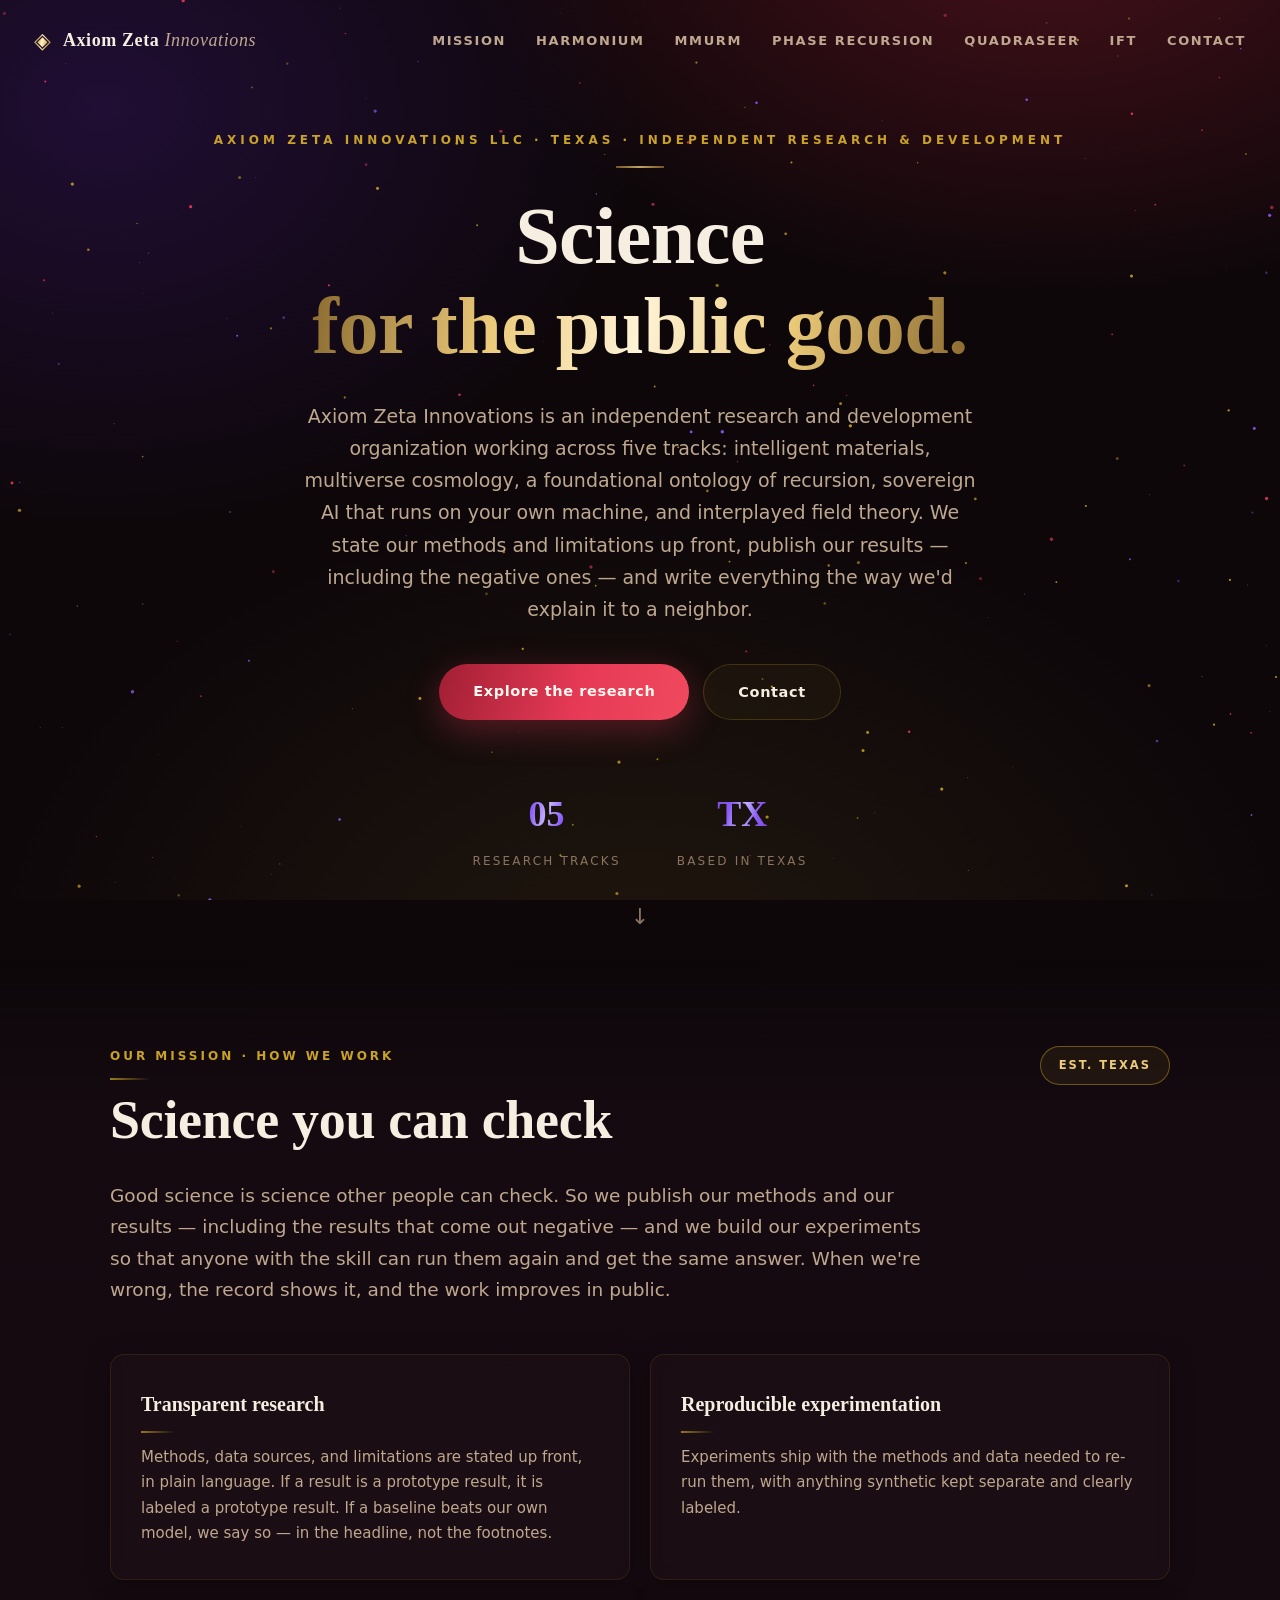
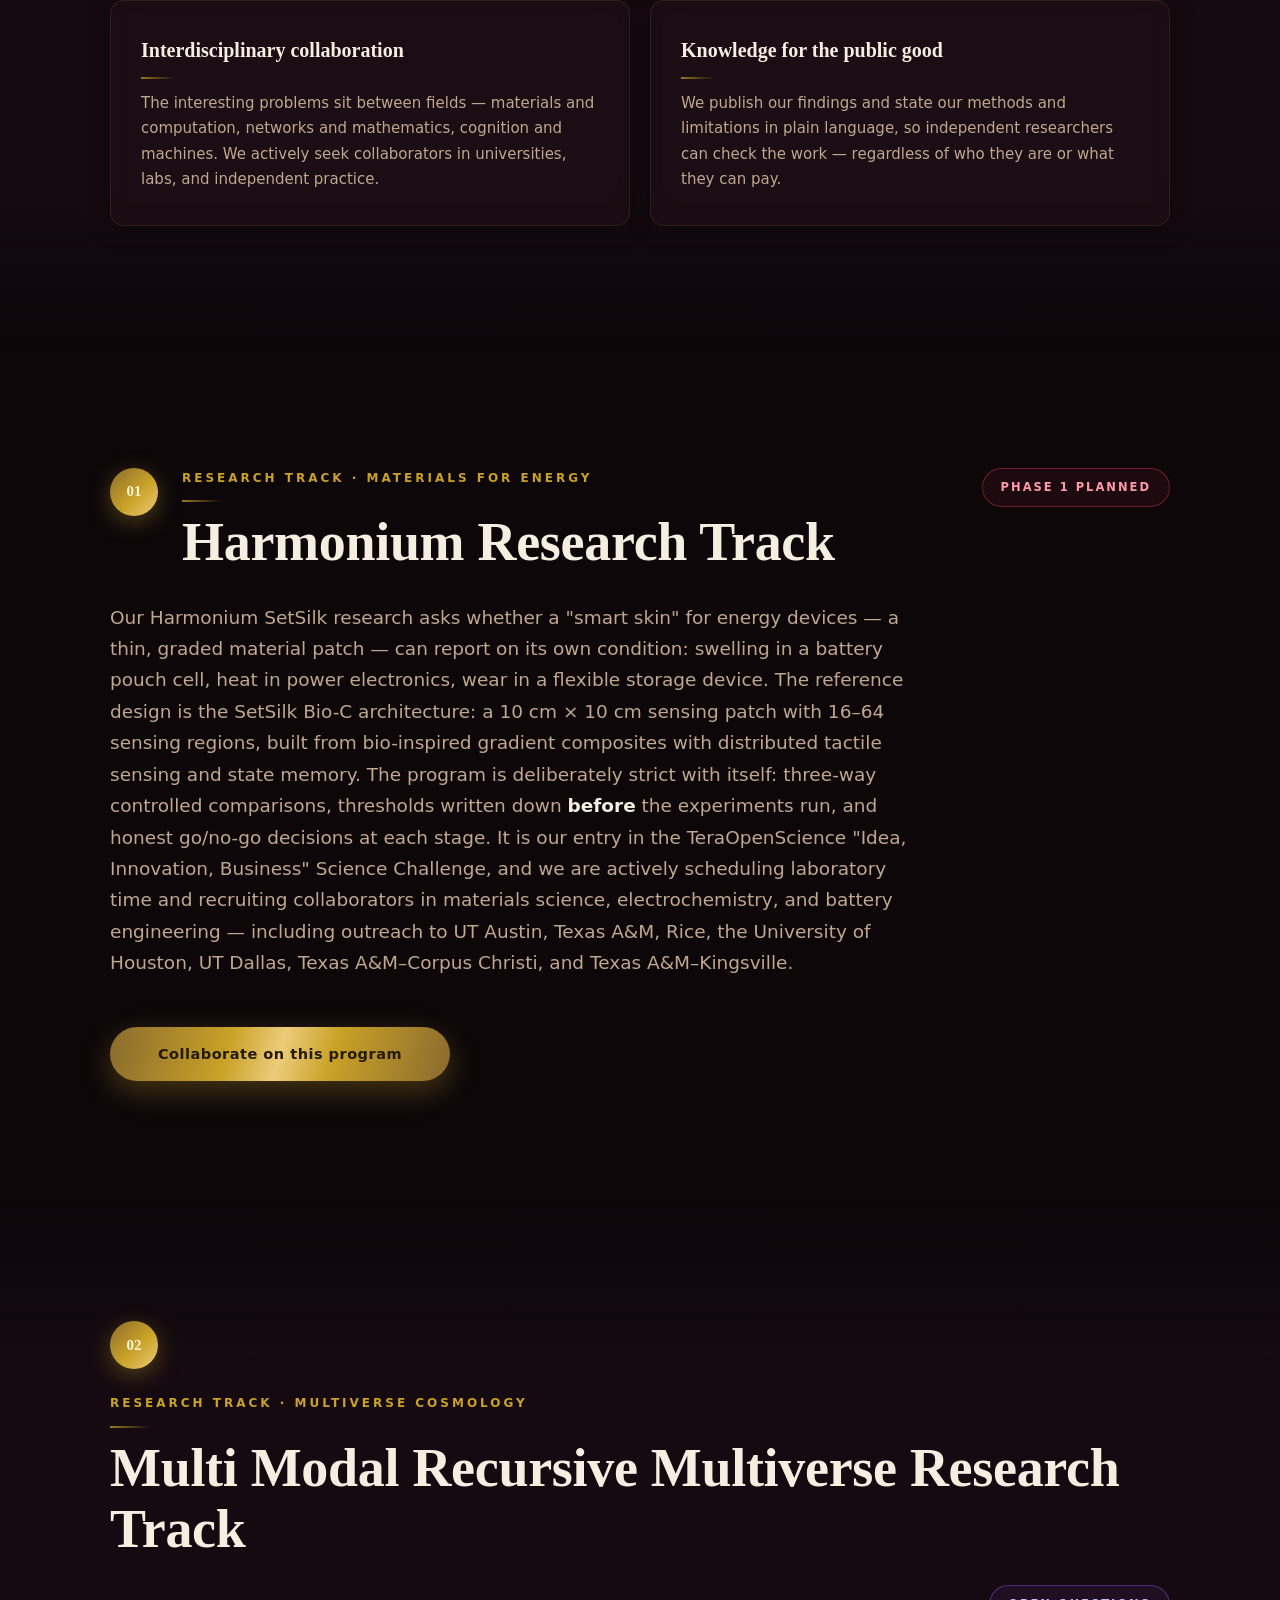
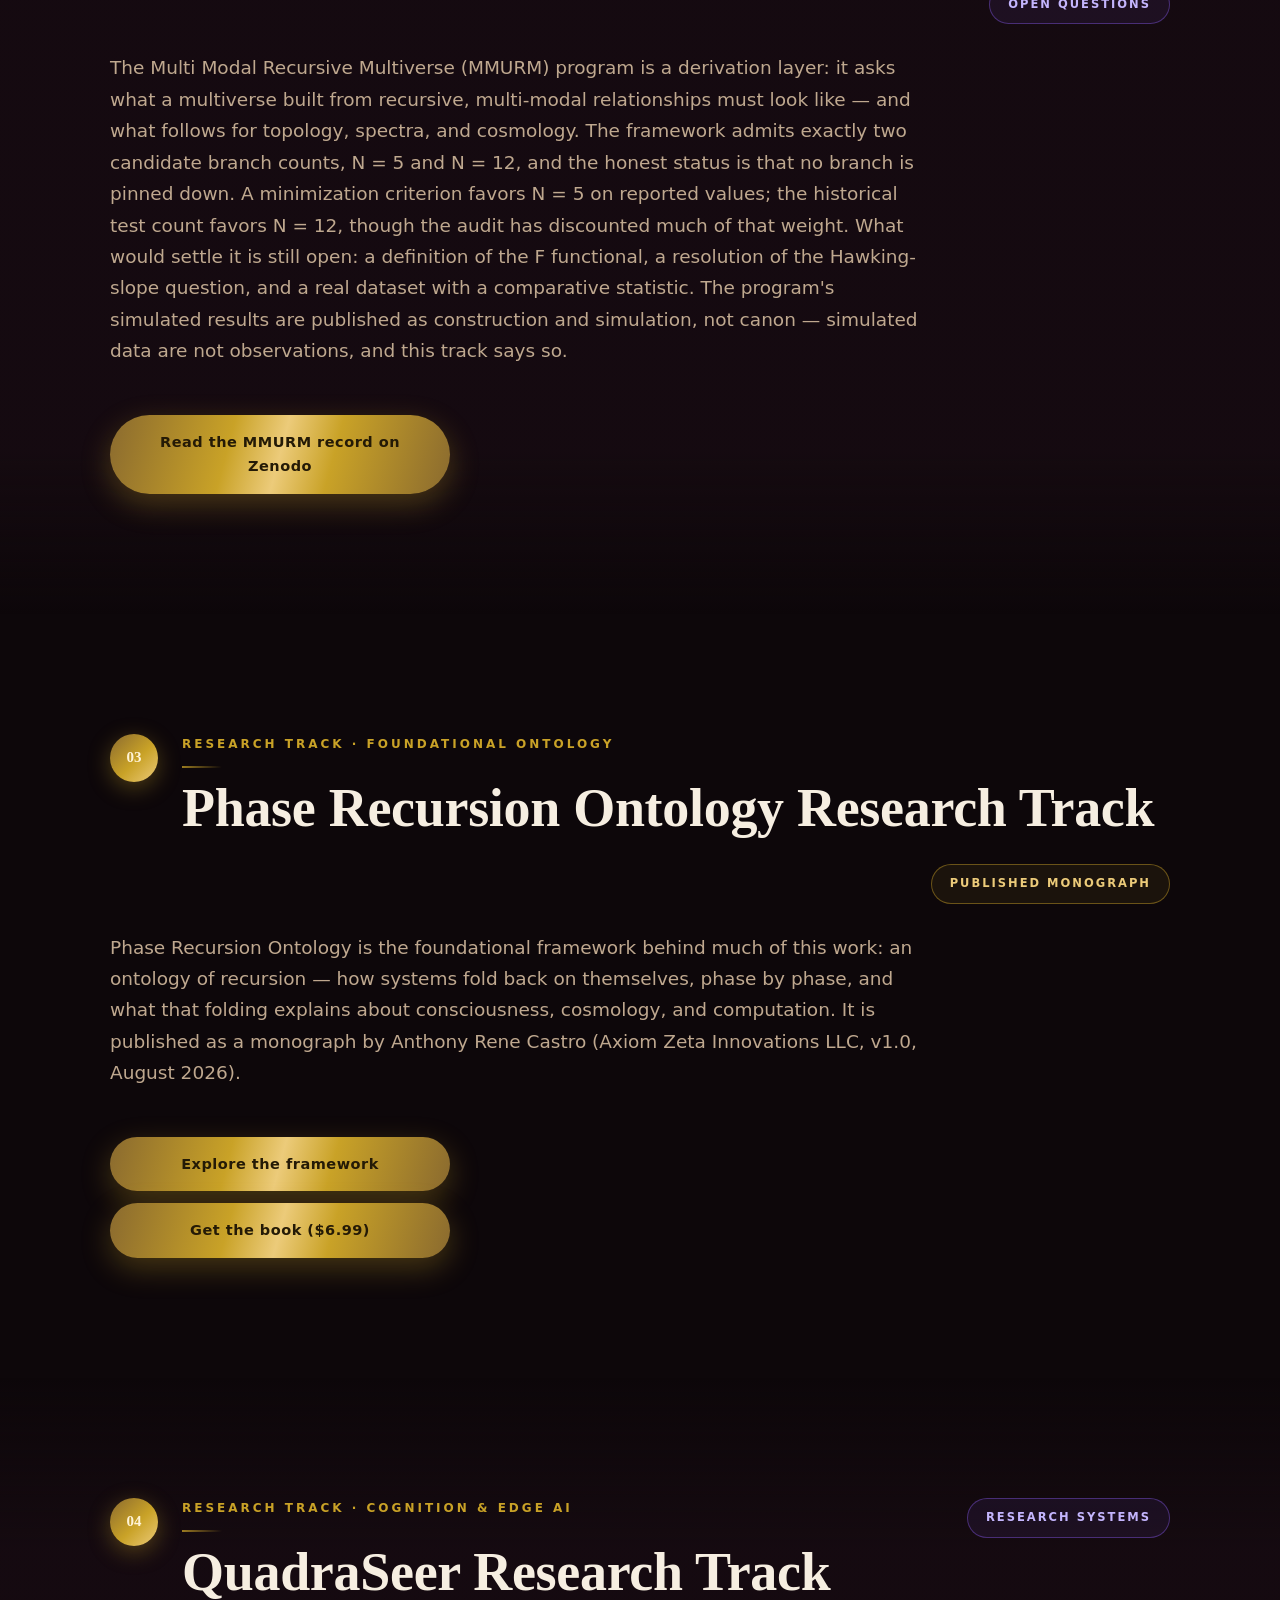
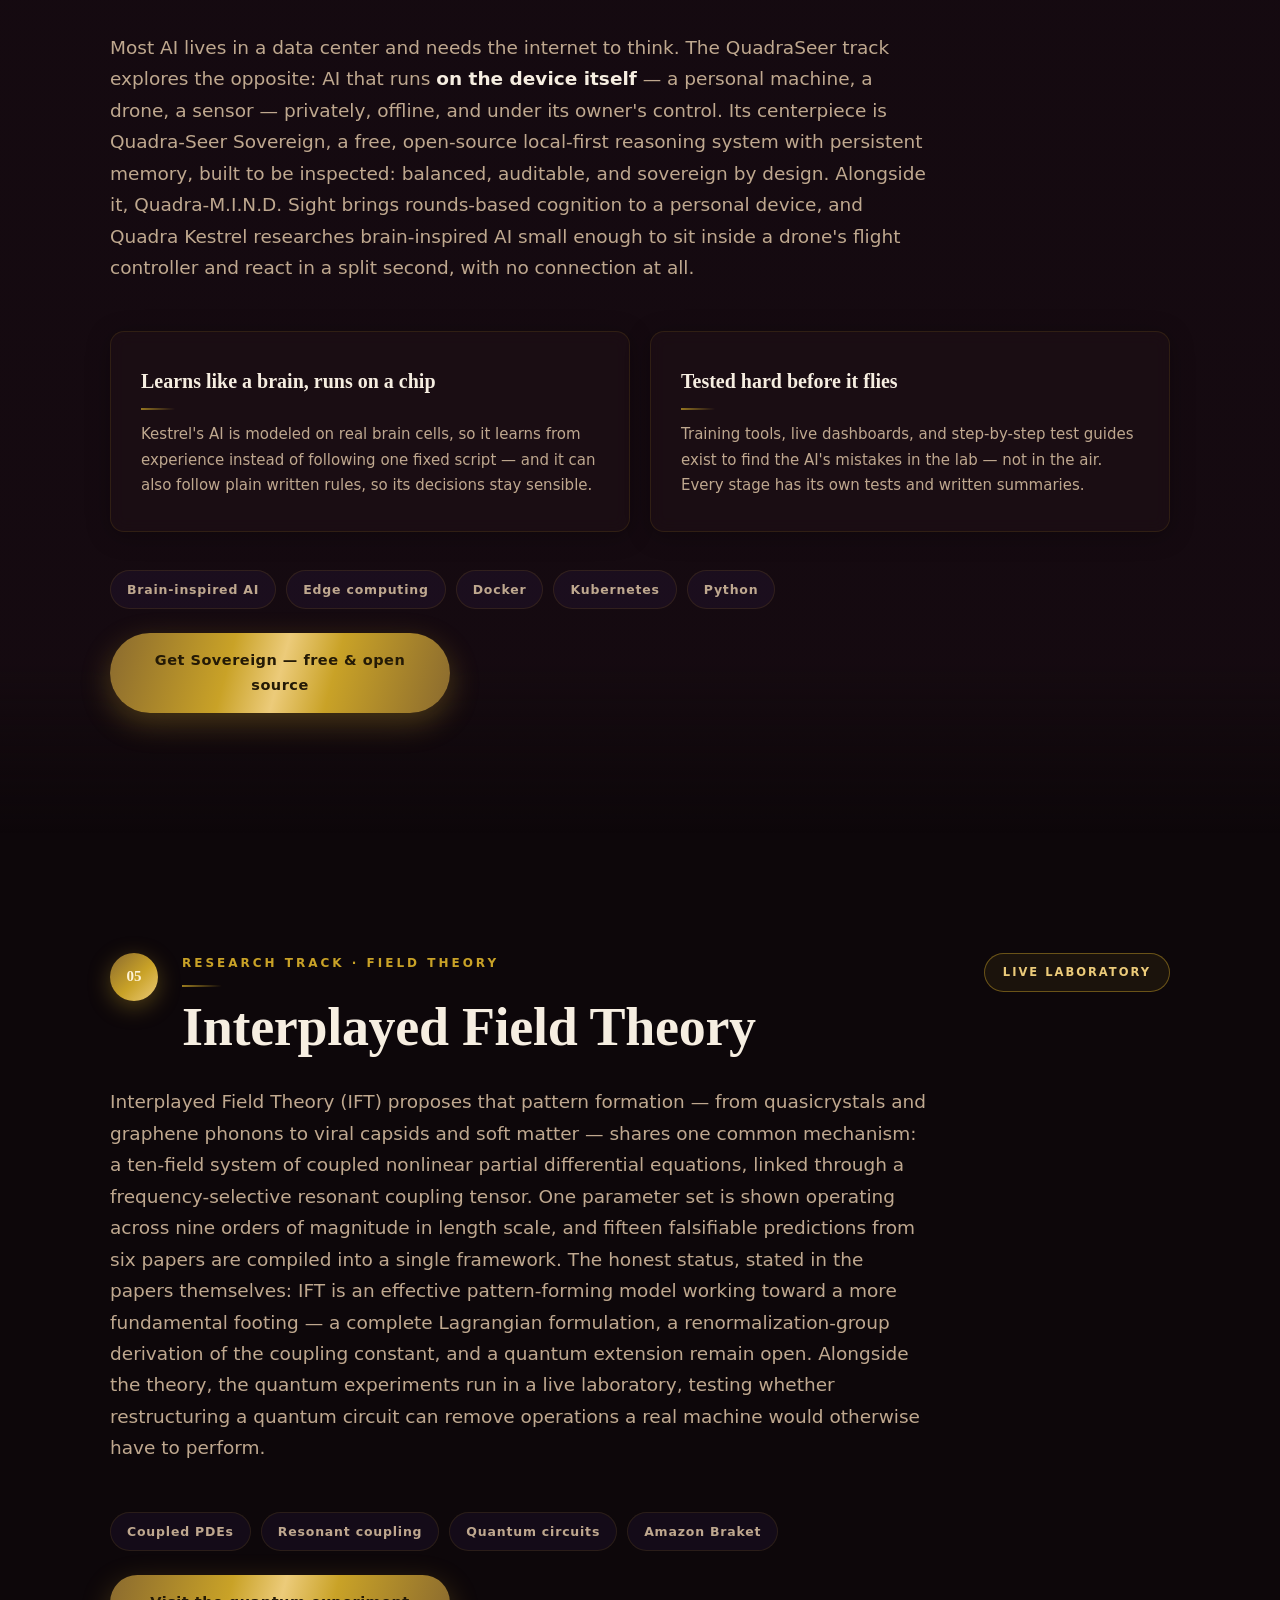
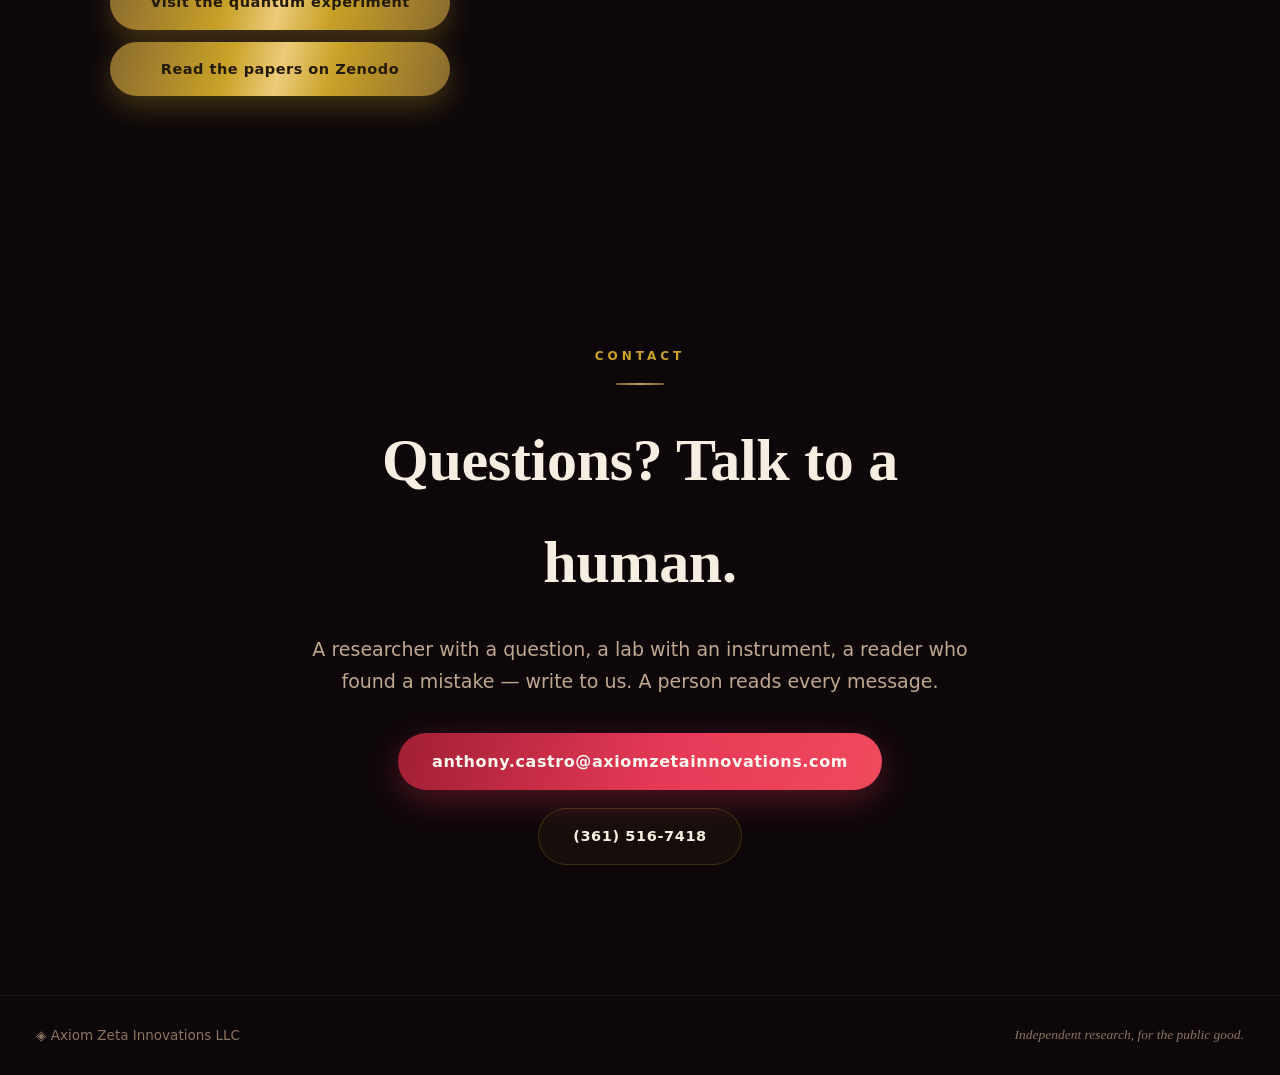
<file: index.html>
<!DOCTYPE html>
<html lang="en">
<head>
<meta charset="UTF-8" />
<meta name="viewport" content="width=device-width, initial-scale=1.0" />
<title>Axiom Zeta Innovations LLC — Independent Research &amp; Development</title>
<meta name="description" content="Axiom Zeta Innovations LLC is an independent research and development organization in Texas. Five research tracks — Harmonium materials, the Multi Modal Recursive Multiverse, Phase Recursion Ontology, QuadraSeer, and Interplayed Field Theory — pursued with transparent methods and honest results, for the public good." />
<link rel="icon" href="data:image/svg+xml,<svg xmlns='http://www.w3.org/2000/svg' viewBox='0 0 100 100'><text y='.9em' font-size='90'>◈</text></svg>" />
<link rel="stylesheet" href="styles.css" />
</head>
<body>
<canvas id="starfield" aria-hidden="true"></canvas>

<header class="site-nav">
  <a class="brand" href="#top" aria-label="Axiom Zeta Innovations home">
    <span class="brand-mark">◈</span>
    <span class="brand-name">Axiom Zeta <em>Innovations</em></span>
  </a>
  <nav class="nav-links" id="navLinks">
    <a href="#mission">Mission</a>
    <a href="#harmonium">Harmonium</a>
    <a href="#mmurm">MMURM</a>
    <a href="#phase-recursion">Phase Recursion</a>
    <a href="#quadraseer">QuadraSeer</a>
    <a href="#ift">IFT</a>
    <a href="#contact">Contact</a>
  </nav>
  <button class="nav-toggle" id="navToggle" aria-label="Open menu" aria-expanded="false">☰</button>
</header>

<main id="top">
  <!-- HERO -->
  <section class="hero">
    <div class="hero-inner">
      <p class="kicker">Axiom Zeta Innovations LLC · Texas · Independent Research &amp; Development</p>
      <h1>Science<br /><span class="glow">for the public good.</span></h1>
      <p class="lede">Axiom Zeta Innovations is an independent research and development organization working across five tracks: intelligent materials, multiverse cosmology, a foundational ontology of recursion, sovereign AI that runs on your own machine, and interplayed field theory. We state our methods and limitations up front, publish our results — including the negative ones — and write everything the way we'd explain it to a neighbor.</p>
      <div class="hero-actions">
        <a class="btn-primary" href="#harmonium">Explore the research</a>
        <a class="btn-ghost" href="#contact">Contact</a>
      </div>
      <div class="hero-stats">
        <div class="stat"><strong>05</strong><span>Research tracks</span></div>
        <div class="stat"><strong>TX</strong><span>Based in Texas</span></div>
      </div>
    </div>
    <a class="scroll-hint" href="#mission" aria-label="Scroll to our mission">↓</a>
  </section>

  <!-- MISSION -->
  <section class="aspect alt" id="mission" style="padding-top:84px; padding-bottom:84px">
    <div class="aspect-inner">
      <div class="aspect-head">
        <div>
          <p class="aspect-kicker">Our mission · How we work</p>
          <h2>Science you can check</h2>
        </div>
        <span class="status-badge live">Est. Texas</span>
      </div>
      <p class="aspect-lede">Good science is science other people can check. So we publish our methods and our results — including the results that come out negative — and we build our experiments so that anyone with the skill can run them again and get the same answer. When we're wrong, the record shows it, and the work improves in public.</p>
      <div class="feature-grid">
        <article class="feature">
          <h3>Transparent research</h3>
          <p>Methods, data sources, and limitations are stated up front, in plain language. If a result is a prototype result, it is labeled a prototype result. If a baseline beats our own model, we say so — in the headline, not the footnotes.</p>
        </article>
        <article class="feature">
          <h3>Reproducible experimentation</h3>
          <p>Experiments ship with the methods and data needed to re-run them, with anything synthetic kept separate and clearly labeled.</p>
        </article>
        <article class="feature">
          <h3>Interdisciplinary collaboration</h3>
          <p>The interesting problems sit between fields — materials and computation, networks and mathematics, cognition and machines. We actively seek collaborators in universities, labs, and independent practice.</p>
        </article>
        <article class="feature">
          <h3>Knowledge for the public good</h3>
          <p>We publish our findings and state our methods and limitations in plain language, so independent researchers can check the work — regardless of who they are or what they can pay.</p>
        </article>
      </div>
    </div>
  </section>

  <!-- TRACK 01 : HARMONIUM -->
  <section class="aspect" id="harmonium">
    <div class="aspect-inner">
      <div class="aspect-head">
        <span class="aspect-index">01</span>
        <div>
          <p class="aspect-kicker">Research track · Materials for energy</p>
          <h2>Harmonium Research Track</h2>
        </div>
        <span class="status-badge dev">Phase 1 planned</span>
      </div>
      <p class="aspect-lede">Our Harmonium SetSilk research asks whether a "smart skin" for energy devices — a thin, graded material patch — can report on its own condition: swelling in a battery pouch cell, heat in power electronics, wear in a flexible storage device. The reference design is the SetSilk Bio-C architecture: a 10 cm × 10 cm sensing patch with 16–64 sensing regions, built from bio-inspired gradient composites with distributed tactile sensing and state memory. The program is deliberately strict with itself: three-way controlled comparisons, thresholds written down <em>before</em> the experiments run, and honest go/no-go decisions at each stage. It is our entry in the TeraOpenScience "Idea, Innovation, Business" Science Challenge, and we are actively scheduling laboratory time and recruiting collaborators in materials science, electrochemistry, and battery engineering — including outreach to UT Austin, Texas A&amp;M, Rice, the University of Houston, UT Dallas, Texas A&amp;M–Corpus Christi, and Texas A&amp;M–Kingsville.</p>
      <div class="price-actions" style="max-width:340px">
        <a class="btn-gold" href="https://www.teraopenscience.com/project/11742-harmonium/" target="_blank" rel="noreferrer">Collaborate on this program</a>
      </div>
    </div>
  </section>

  <!-- TRACK 02 : MMURM -->
  <section class="aspect alt" id="mmurm">
    <div class="aspect-inner">
      <div class="aspect-head">
        <span class="aspect-index">02</span>
        <div>
          <p class="aspect-kicker">Research track · Multiverse cosmology</p>
          <h2>Multi Modal Recursive Multiverse Research Track</h2>
        </div>
        <span class="status-badge research">Open questions</span>
      </div>
      <p class="aspect-lede">The Multi Modal Recursive Multiverse (MMURM) program is a derivation layer: it asks what a multiverse built from recursive, multi-modal relationships must look like — and what follows for topology, spectra, and cosmology. The framework admits exactly two candidate branch counts, N = 5 and N = 12, and the honest status is that no branch is pinned down. A minimization criterion favors N = 5 on reported values; the historical test count favors N = 12, though the audit has discounted much of that weight. What would settle it is still open: a definition of the F functional, a resolution of the Hawking-slope question, and a real dataset with a comparative statistic. The program's simulated results are published as construction and simulation, not canon — simulated data are not observations, and this track says so.</p>
      <div class="price-actions" style="max-width:340px; margin-top:24px">
        <a class="btn-gold" href="https://zenodo.org/records/23236616?token=eyJhbGciOiJIUzUxMiJ9.eyJpZCI6IjBiZmNjZGU1LWY3YzYtNDYwOC1iMWRiLTQ3OWI3Y2YyNWY5NSIsImRhdGEiOnt9LCJyYW5kb20iOiJkMTIxYmI5MmI3NzgzYWU5MTc3ZTJmM2UyNmI4ZDRmMCJ9.S_GH14VGBUyb25oFQTRuXHODgLaJSEKTHLQ_HSEUBegQL0qyWTQUqspRSJMgcDxqmh-MuUG5d82VqhjqX_Te8w" target="_blank" rel="noreferrer">Read the MMURM record on Zenodo</a>
      </div>
    </div>
  </section>

  <!-- TRACK 03 : PHASE RECURSION ONTOLOGY -->
  <section class="aspect" id="phase-recursion">
    <div class="aspect-inner">
      <div class="aspect-head">
        <span class="aspect-index">03</span>
        <div>
          <p class="aspect-kicker">Research track · Foundational ontology</p>
          <h2>Phase Recursion Ontology Research Track</h2>
        </div>
        <span class="status-badge live">Published monograph</span>
      </div>
      <p class="aspect-lede">Phase Recursion Ontology is the foundational framework behind much of this work: an ontology of recursion — how systems fold back on themselves, phase by phase, and what that folding explains about consciousness, cosmology, and computation. It is published as a monograph by Anthony Rene Castro (Axiom Zeta Innovations LLC, v1.0, August 2026).</p>
      <div class="price-actions" style="max-width:340px">
        <a class="btn-gold" href="https://phase-recursion-ontology.ai.studio" target="_blank" rel="noreferrer">Explore the framework</a>
        <a class="btn-gold" href="https://www.transcendentrecursion.online/edition/phase" target="_blank" rel="noreferrer">Get the book ($6.99)</a>
      </div>
    </div>
  </section>

  <!-- TRACK 04 : QUADRASEER -->
  <section class="aspect alt" id="quadraseer">
    <div class="aspect-inner">
      <div class="aspect-head">
        <span class="aspect-index">04</span>
        <div>
          <p class="aspect-kicker">Research track · Cognition &amp; edge AI</p>
          <h2>QuadraSeer Research Track</h2>
        </div>
        <span class="status-badge research">Research systems</span>
      </div>
      <p class="aspect-lede">Most AI lives in a data center and needs the internet to think. The QuadraSeer track explores the opposite: AI that runs <em>on the device itself</em> — a personal machine, a drone, a sensor — privately, offline, and under its owner's control. Its centerpiece is Quadra-Seer Sovereign, a free, open-source local-first reasoning system with persistent memory, built to be inspected: balanced, auditable, and sovereign by design. Alongside it, Quadra-M.I.N.D. Sight brings rounds-based cognition to a personal device, and Quadra Kestrel researches brain-inspired AI small enough to sit inside a drone's flight controller and react in a split second, with no connection at all.</p>
      <div class="feature-grid">
        <article class="feature">
          <h3>Learns like a brain, runs on a chip</h3>
          <p>Kestrel's AI is modeled on real brain cells, so it learns from experience instead of following one fixed script — and it can also follow plain written rules, so its decisions stay sensible.</p>
        </article>
        <article class="feature">
          <h3>Tested hard before it flies</h3>
          <p>Training tools, live dashboards, and step-by-step test guides exist to find the AI's mistakes in the lab — not in the air. Every stage has its own tests and written summaries.</p>
        </article>
      </div>
      <div class="tech-row" aria-label="Methods">
        <span>Brain-inspired AI</span><span>Edge computing</span><span>Docker</span><span>Kubernetes</span><span>Python</span>
      </div>
      <div class="price-actions" style="max-width:340px; margin-top:24px">
        <a class="btn-gold" href="https://github.com/axiomzeta/quadra-seer-equalibra-sovereign" target="_blank" rel="noreferrer">Get Sovereign — free &amp; open source</a>
      </div>
    </div>
  </section>

  <!-- TRACK 05 : INTERPLAYED FIELD THEORY -->
  <section class="aspect" id="ift">
    <div class="aspect-inner">
      <div class="aspect-head">
        <span class="aspect-index">05</span>
        <div>
          <p class="aspect-kicker">Research track · Field theory</p>
          <h2>Interplayed Field Theory</h2>
        </div>
        <span class="status-badge live">Live laboratory</span>
      </div>
      <p class="aspect-lede">Interplayed Field Theory (IFT) proposes that pattern formation — from quasicrystals and graphene phonons to viral capsids and soft matter — shares one common mechanism: a ten-field system of coupled nonlinear partial differential equations, linked through a frequency-selective resonant coupling tensor. One parameter set is shown operating across nine orders of magnitude in length scale, and fifteen falsifiable predictions from six papers are compiled into a single framework. The honest status, stated in the papers themselves: IFT is an effective pattern-forming model working toward a more fundamental footing — a complete Lagrangian formulation, a renormalization-group derivation of the coupling constant, and a quantum extension remain open. Alongside the theory, the quantum experiments run in a live laboratory, testing whether restructuring a quantum circuit can remove operations a real machine would otherwise have to perform.</p>
      <div class="tech-row" aria-label="Methods">
        <span>Coupled PDEs</span><span>Resonant coupling</span><span>Quantum circuits</span><span>Amazon Braket</span>
      </div>
      <div class="price-actions" style="max-width:340px; margin-top:24px">
        <a class="btn-gold" href="https://ift-quantum-m-enhanced.vercel.app/" target="_blank" rel="noreferrer">Visit the quantum experiment</a>
        <a class="btn-gold" href="https://zenodo.org/records/20585142" target="_blank" rel="noreferrer">Read the papers on Zenodo</a>
      </div>
    </div>
  </section>

  <!-- CONTACT -->
  <section class="contact" id="contact">
    <div class="contact-inner">
      <p class="kicker">Contact</p>
      <h2>Questions? Talk to a human.</h2>
      <p class="lede">A researcher with a question, a lab with an instrument, a reader who found a mistake — write to us. A person reads every message.</p>
      <a class="btn-primary" href="mailto:anthony.castro@axiomzetainnovations.com?subject=Axiom%20Zeta%20Innovations%20—%20inquiry">anthony.castro@axiomzetainnovations.com</a>
      <div style="margin-top:18px">
        <a class="btn-ghost" href="tel:+13615167418">(361) 516-7418</a>
      </div>
    </div>
  </section>
</main>

<footer class="site-footer">
  <span>◈ Axiom Zeta Innovations LLC</span>
  <span class="foot-note">Independent research, for the public good.</span>
</footer>

<script src="script.js"></script>
</body>
</html>
</file>
<file: styles.css>
/* Axiom Zeta Innovations LLC — editorial luxe aesthetic
   Serif display, warm ivory ink, crimson + metallic gold + metallic purple.
   (Design language borrowed from the research-visualization reference.) */
:root {
  --bg: #0d070a;
  --bg2: #160b11;
  --panel: rgba(30, 15, 21, 0.68);
  --line: rgba(201, 162, 39, 0.22);
  --line-soft: rgba(201, 162, 39, 0.12);
  --text: #f6eee1;
  --muted: #bfa88f;
  --faint: #8a745f;
  --red: #e63956;
  --red-deep: #a11f33;
  --gold: #c9a227;
  --gold-bright: #eccb7a;
  --gold-deep: #8a6a2f;
  --purple: #8b5cf6;
  --purple-bright: #c4b5fd;
  --purple-deep: #4c1d95;
  --radius: 14px;
  --serif: Georgia, "Palatino Linotype", "Book Antiqua", Palatino, "Times New Roman", serif;
  --sans: "Inter", "Segoe UI", system-ui, -apple-system, sans-serif;
}

* { margin: 0; padding: 0; box-sizing: border-box; }

html { scroll-behavior: smooth; }

body {
  background: var(--bg);
  color: var(--text);
  font-family: var(--sans);
  line-height: 1.7;
  overflow-x: hidden;
}

::selection { background: var(--gold); color: #1a0f05; }

#starfield {
  position: fixed;
  inset: 0;
  width: 100%;
  height: 100%;
  z-index: -1;
  background:
    radial-gradient(1000px 620px at 82% -8%, rgba(161, 31, 51, 0.38) 0%, transparent 60%),
    radial-gradient(900px 700px at 8% 12%, rgba(76, 29, 149, 0.30) 0%, transparent 60%),
    radial-gradient(1200px 900px at 50% 110%, rgba(201, 162, 39, 0.10) 0%, transparent 55%),
    var(--bg);
}

/* ---------- NAV ---------- */
.site-nav {
  position: fixed;
  top: 0; left: 0; right: 0;
  z-index: 50;
  display: flex;
  align-items: center;
  justify-content: space-between;
  padding: 22px 34px;
  background: transparent;
  border-bottom: 1px solid transparent;
  transition: background 0.35s, padding 0.35s, border-color 0.35s, backdrop-filter 0.35s;
}
.site-nav.scrolled {
  padding: 13px 34px;
  background: rgba(13, 7, 10, 0.86);
  backdrop-filter: blur(14px);
  border-bottom: 1px solid var(--line-soft);
}

.brand { display: flex; align-items: center; gap: 12px; text-decoration: none; color: var(--text); }
.brand-mark {
  font-size: 22px;
  background: linear-gradient(105deg, var(--gold-deep), var(--gold-bright) 40%, #fff3d6 50%, var(--gold-bright) 60%, var(--gold-deep));
  -webkit-background-clip: text;
  background-clip: text;
  color: transparent;
}
.brand-name { font-family: var(--serif); font-weight: 700; letter-spacing: 0.6px; font-size: 18px; }
.brand-name em { font-style: italic; color: var(--muted); font-weight: 400; }

.nav-links { display: flex; gap: 30px; }
.nav-links a {
  color: var(--muted);
  text-decoration: none;
  font-size: 13px;
  font-weight: 600;
  letter-spacing: 1.6px;
  text-transform: uppercase;
  transition: color 0.25s;
}
.nav-links a:hover { color: var(--gold-bright); }

.nav-toggle {
  display: none;
  background: none;
  border: 1px solid var(--line);
  color: var(--text);
  border-radius: 10px;
  padding: 8px 12px;
  font-size: 18px;
  cursor: pointer;
}

/* ---------- HERO ---------- */
.hero {
  min-height: 100vh;
  display: flex;
  align-items: center;
  justify-content: center;
  text-align: center;
  padding: 130px 24px 90px;
  position: relative;
}

.hero-inner { max-width: 920px; }

.kicker {
  text-transform: uppercase;
  letter-spacing: 4px;
  font-size: 12px;
  color: var(--gold);
  margin-bottom: 24px;
  font-weight: 700;
}
.kicker::after {
  content: "";
  display: block;
  width: 48px;
  height: 2px;
  margin: 16px auto 0;
  background: linear-gradient(90deg, var(--gold-deep), var(--gold-bright), var(--gold-deep));
  opacity: 0.8;
}

.hero h1 {
  font-family: var(--serif);
  font-size: clamp(40px, 6.6vw, 80px);
  line-height: 1.12;
  font-weight: 700;
  letter-spacing: -0.5px;
  margin-bottom: 28px;
}

.glow {
  background: linear-gradient(100deg, var(--gold-deep) 0%, var(--gold-bright) 28%, #fff3d6 50%, var(--gold-bright) 72%, var(--gold-deep) 100%);
  -webkit-background-clip: text;
  background-clip: text;
  color: transparent;
}

.lede {
  color: var(--muted);
  font-size: clamp(16px, 2vw, 19px);
  max-width: 680px;
  margin: 0 auto 38px;
  font-weight: 400;
}

.hero-actions { display: flex; gap: 14px; justify-content: center; flex-wrap: wrap; margin-bottom: 64px; }

.btn-primary, .btn-ghost {
  display: inline-block;
  padding: 15px 34px;
  border-radius: 999px;
  font-weight: 650;
  font-size: 14.5px;
  letter-spacing: 0.6px;
  text-decoration: none;
  transition: transform 0.2s, box-shadow 0.25s, background 0.25s, border-color 0.25s;
}

.btn-primary {
  background: linear-gradient(105deg, var(--red-deep), var(--red) 55%, #f04a5e);
  color: #fff8f0;
  box-shadow: 0 10px 34px rgba(230, 57, 86, 0.32);
}
.btn-primary:hover { transform: translateY(-2px); box-shadow: 0 14px 44px rgba(230, 57, 86, 0.48); }

.btn-ghost {
  border: 1px solid var(--line);
  color: var(--text);
  background: rgba(201, 162, 39, 0.05);
}
.btn-ghost:hover { background: rgba(201, 162, 39, 0.13); border-color: rgba(201, 162, 39, 0.45); }

.hero-stats {
  display: flex;
  gap: 56px;
  justify-content: center;
  flex-wrap: wrap;
}
.stat { display: flex; flex-direction: column; gap: 6px; }
.stat strong {
  font-family: var(--serif);
  font-size: 36px;
  font-weight: 700;
  background: linear-gradient(105deg, var(--purple-deep), var(--purple) 40%, var(--purple-bright) 50%, var(--purple) 60%, var(--purple-deep));
  -webkit-background-clip: text;
  background-clip: text;
  color: transparent;
}
.stat span { color: var(--faint); font-size: 12px; text-transform: uppercase; letter-spacing: 2.2px; }

.scroll-hint {
  position: absolute;
  bottom: 26px;
  left: 50%;
  transform: translateX(-50%);
  color: var(--faint);
  text-decoration: none;
  font-size: 22px;
  animation: bob 2.4s ease-in-out infinite;
}
@keyframes bob { 0%, 100% { transform: translate(-50%, 0); } 50% { transform: translate(-50%, 10px); } }

/* ---------- ASPECT SECTIONS ---------- */
.aspect { padding: 120px 24px; }
.aspect.alt {
  background: linear-gradient(180deg, transparent, rgba(22, 11, 17, 0.9) 16%, rgba(22, 11, 17, 0.9) 84%, transparent);
}

.aspect-inner { max-width: 1060px; margin: 0 auto; }

.aspect-head {
  display: flex;
  align-items: flex-start;
  gap: 24px;
  margin-bottom: 28px;
  flex-wrap: wrap;
}

.aspect-index {
  font-family: var(--serif);
  font-size: 15px;
  font-weight: 700;
  color: #fff3d6;
  background: linear-gradient(135deg, var(--gold-deep), var(--gold) 55%, var(--gold-bright));
  width: 48px; height: 48px;
  border-radius: 50%;
  display: flex; align-items: center; justify-content: center;
  flex-shrink: 0;
  box-shadow: 0 6px 22px rgba(201, 162, 39, 0.35);
}

.aspect-kicker {
  text-transform: uppercase;
  letter-spacing: 3px;
  font-size: 12px;
  color: var(--gold);
  font-weight: 700;
  margin-bottom: 10px;
}
.aspect-kicker::after {
  content: "";
  display: block;
  width: 40px;
  height: 2px;
  margin-top: 12px;
  background: linear-gradient(90deg, var(--gold), transparent);
  opacity: 0.75;
}

.aspect-head h2 {
  font-family: var(--serif);
  font-size: clamp(32px, 4.6vw, 54px);
  line-height: 1.14;
  font-weight: 700;
  letter-spacing: -0.3px;
}

.status-badge {
  margin-left: auto;
  font-size: 11.5px;
  font-weight: 700;
  text-transform: uppercase;
  letter-spacing: 2px;
  padding: 9px 18px;
  border-radius: 999px;
  border: 1px solid var(--line);
  white-space: nowrap;
  color: var(--muted);
  background: rgba(201, 162, 39, 0.05);
}
.status-badge.live { color: var(--gold-bright); border-color: rgba(201, 162, 39, 0.45); background: rgba(201, 162, 39, 0.08); }
.status-badge.research { color: var(--purple-bright); border-color: rgba(139, 92, 246, 0.4); background: rgba(139, 92, 246, 0.08); }
.status-badge.dev { color: #ff9aa8; border-color: rgba(230, 57, 86, 0.4); background: rgba(230, 57, 86, 0.08); }

.acronym {
  font-size: 0.52em;
  color: var(--gold);
  font-weight: 700;
  letter-spacing: 3px;
  vertical-align: middle;
  font-family: var(--sans);
}

.aspect-lede {
  color: var(--muted);
  font-size: clamp(16px, 2vw, 18.5px);
  max-width: 820px;
  margin-bottom: 48px;
}
.aspect-lede em { color: var(--text); font-style: normal; font-weight: 600; }

.feature-grid {
  display: grid;
  grid-template-columns: repeat(2, 1fr);
  gap: 20px;
  margin-bottom: 38px;
}

.feature {
  background: var(--panel);
  border: 1px solid var(--line-soft);
  border-radius: var(--radius);
  padding: 32px 30px;
  backdrop-filter: blur(8px);
  box-shadow: 0 4px 24px rgba(0, 0, 0, 0.28);
  transition: transform 0.25s, border-color 0.25s, box-shadow 0.25s;
}
.feature:hover {
  transform: translateY(-4px);
  border-color: rgba(201, 162, 39, 0.5);
  box-shadow: 0 14px 44px rgba(0, 0, 0, 0.4), 0 0 0 1px rgba(201, 162, 39, 0.12);
}
.feature h3 { font-family: var(--serif); font-size: 20px; margin-bottom: 12px; color: var(--text); font-weight: 700; }
.feature h3::after {
  content: "";
  display: block;
  width: 34px;
  height: 2px;
  margin-top: 10px;
  background: linear-gradient(90deg, var(--gold), transparent);
  opacity: 0.7;
}
.feature p { color: var(--muted); font-size: 15px; }

.edge-note {
  background: rgba(201, 162, 39, 0.05);
  border: 1px solid rgba(201, 162, 39, 0.28);
  border-radius: var(--radius);
  padding: 24px 28px;
  color: var(--muted);
  font-size: 15px;
  margin-bottom: 32px;
}
.edge-note strong { color: var(--gold-bright); }

.tech-row { display: flex; flex-wrap: wrap; gap: 10px; margin-bottom: 24px; }
.tech-row span {
  font-size: 12.5px;
  font-weight: 600;
  letter-spacing: 0.8px;
  color: var(--muted);
  border: 1px solid var(--line-soft);
  border-radius: 999px;
  padding: 8px 16px;
  background: rgba(139, 92, 246, 0.06);
}

.repo-link a { color: var(--purple-bright); text-decoration: none; font-weight: 650; font-size: 15.5px; }
.repo-link a:hover { text-decoration: underline; }

/* ---------- SENTINEL PRODUCTS ---------- */
.pricing-grid {
  display: grid;
  grid-template-columns: repeat(3, 1fr);
  gap: 20px;
  margin-bottom: 32px;
}

.price-card {
  background: var(--panel);
  border: 1px solid var(--line-soft);
  border-radius: var(--radius);
  padding: 34px 30px;
  backdrop-filter: blur(8px);
  box-shadow: 0 4px 24px rgba(0, 0, 0, 0.28);
  display: flex;
  flex-direction: column;
  transition: transform 0.25s, border-color 0.25s, box-shadow 0.25s;
}
.price-card:hover {
  transform: translateY(-4px);
  border-color: rgba(201, 162, 39, 0.5);
  box-shadow: 0 14px 44px rgba(0, 0, 0, 0.4), 0 0 0 1px rgba(201, 162, 39, 0.12);
}
.price-card h3 { font-family: var(--serif); font-size: 23px; font-weight: 700; margin-bottom: 8px; }
.price-tier {
  color: var(--gold);
  font-size: 11.5px;
  font-weight: 700;
  text-transform: uppercase;
  letter-spacing: 2px;
  margin-bottom: 16px;
}
.price-amount {
  font-family: var(--serif);
  font-size: 40px;
  font-weight: 700;
  margin-bottom: 16px;
  background: linear-gradient(105deg, var(--gold-deep), var(--gold-bright) 40%, #fff3d6 50%, var(--gold-bright) 60%, var(--gold-deep));
  -webkit-background-clip: text;
  background-clip: text;
  color: transparent;
}
.price-amount small { font-size: 15px; font-weight: 600; color: var(--muted); font-family: var(--sans); -webkit-text-fill-color: var(--muted); }
.price-desc { color: var(--muted); font-size: 14.5px; margin-bottom: 20px; }
.price-features { list-style: none; margin-bottom: 26px; flex: 1; }
.price-features li {
  color: var(--muted);
  font-size: 14px;
  padding: 8px 0 8px 28px;
  position: relative;
  border-top: 1px solid rgba(201, 162, 39, 0.08);
}
.price-features li::before {
  content: "✓";
  position: absolute;
  left: 4px;
  color: var(--gold);
  font-weight: 700;
}
.price-actions { display: flex; flex-direction: column; gap: 12px; }

.btn-gold {
  display: inline-block;
  padding: 15px 28px;
  border-radius: 999px;
  font-weight: 700;
  font-size: 14.5px;
  letter-spacing: 0.5px;
  text-decoration: none;
  text-align: center;
  background: linear-gradient(105deg, var(--gold-deep), var(--gold) 35%, var(--gold-bright) 50%, var(--gold) 65%, var(--gold-deep));
  color: #241a06;
  box-shadow: 0 10px 30px rgba(201, 162, 39, 0.30);
  transition: transform 0.2s, box-shadow 0.25s;
}
.btn-gold:hover { transform: translateY(-2px); box-shadow: 0 14px 40px rgba(201, 162, 39, 0.45); }

.price-gui {
  color: var(--purple-bright);
  text-decoration: none;
  font-weight: 650;
  font-size: 14.5px;
  text-align: center;
}
.price-gui:hover { text-decoration: underline; }

.sentinel-note { color: var(--muted); font-size: 14.5px; max-width: 740px; }
.sentinel-note strong { color: var(--text); }

/* ---------- HORIZONTAL PRICE CARD (single-product sections) ---------- */
.price-card.horizontal {
  display: grid;
  grid-template-columns: 1.5fr 1fr;
  gap: 44px;
  align-items: center;
  padding: 38px 40px;
}
.price-card.horizontal .price-features { margin-bottom: 0; }
.ph-buy {
  text-align: center;
  border-left: 1px solid var(--line-soft);
  padding-left: 44px;
  display: flex;
  flex-direction: column;
  align-items: center;
  gap: 6px;
}
.ph-buy .price-amount { margin-bottom: 14px; }
.ph-buy .price-actions { width: 100%; max-width: 300px; }

/* ---------- CONTACT ---------- */
.contact { padding: 130px 24px; text-align: center; }
.contact-inner { max-width: 720px; margin: 0 auto; }
.contact h2 { font-family: var(--serif); font-size: clamp(36px, 5vw, 60px); font-weight: 700; letter-spacing: -0.3px; margin-bottom: 20px; }
.contact .lede { margin-bottom: 36px; }
.contact .btn-primary { font-size: 16px; word-break: break-all; }

/* ---------- FOOTER ---------- */
.site-footer {
  display: flex;
  justify-content: space-between;
  align-items: center;
  gap: 12px;
  flex-wrap: wrap;
  padding: 28px 36px;
  border-top: 1px solid var(--line-soft);
  color: var(--faint);
  font-size: 13.5px;
}
.site-footer .foot-note { font-style: italic; font-family: var(--serif); }

/* ---------- REVEAL (fade-in-up, per reference) ---------- */
.reveal { opacity: 0; transform: translateY(28px); transition: opacity 0.8s cubic-bezier(0.22, 1, 0.36, 1), transform 0.8s cubic-bezier(0.22, 1, 0.36, 1); }
.reveal.visible { opacity: 1; transform: none; }

/* ---------- RESPONSIVE ---------- */
@media (max-width: 760px) {
  .feature-grid { grid-template-columns: 1fr; }
  .pricing-grid { grid-template-columns: 1fr; max-width: 520px; margin-left: auto; margin-right: auto; }
  .price-card.horizontal { grid-template-columns: 1fr; gap: 26px; padding: 30px 26px; }
  .ph-buy { border-left: none; border-top: 1px solid var(--line-soft); padding-left: 0; padding-top: 26px; }
  .nav-links {
    display: none;
    position: absolute;
    top: 100%; left: 0; right: 0;
    flex-direction: column;
    background: rgba(13, 7, 10, 0.97);
    padding: 18px 28px 24px;
    gap: 16px;
    border-bottom: 1px solid var(--line-soft);
  }
  .nav-links.open { display: flex; }
  .nav-toggle { display: block; }
  .aspect { padding: 84px 20px; }
  .status-badge { margin-left: 0; }
  .hero-stats { gap: 30px; }
  .site-nav { padding: 16px 22px; }
  .site-nav.scrolled { padding: 12px 22px; }
}
</file>
